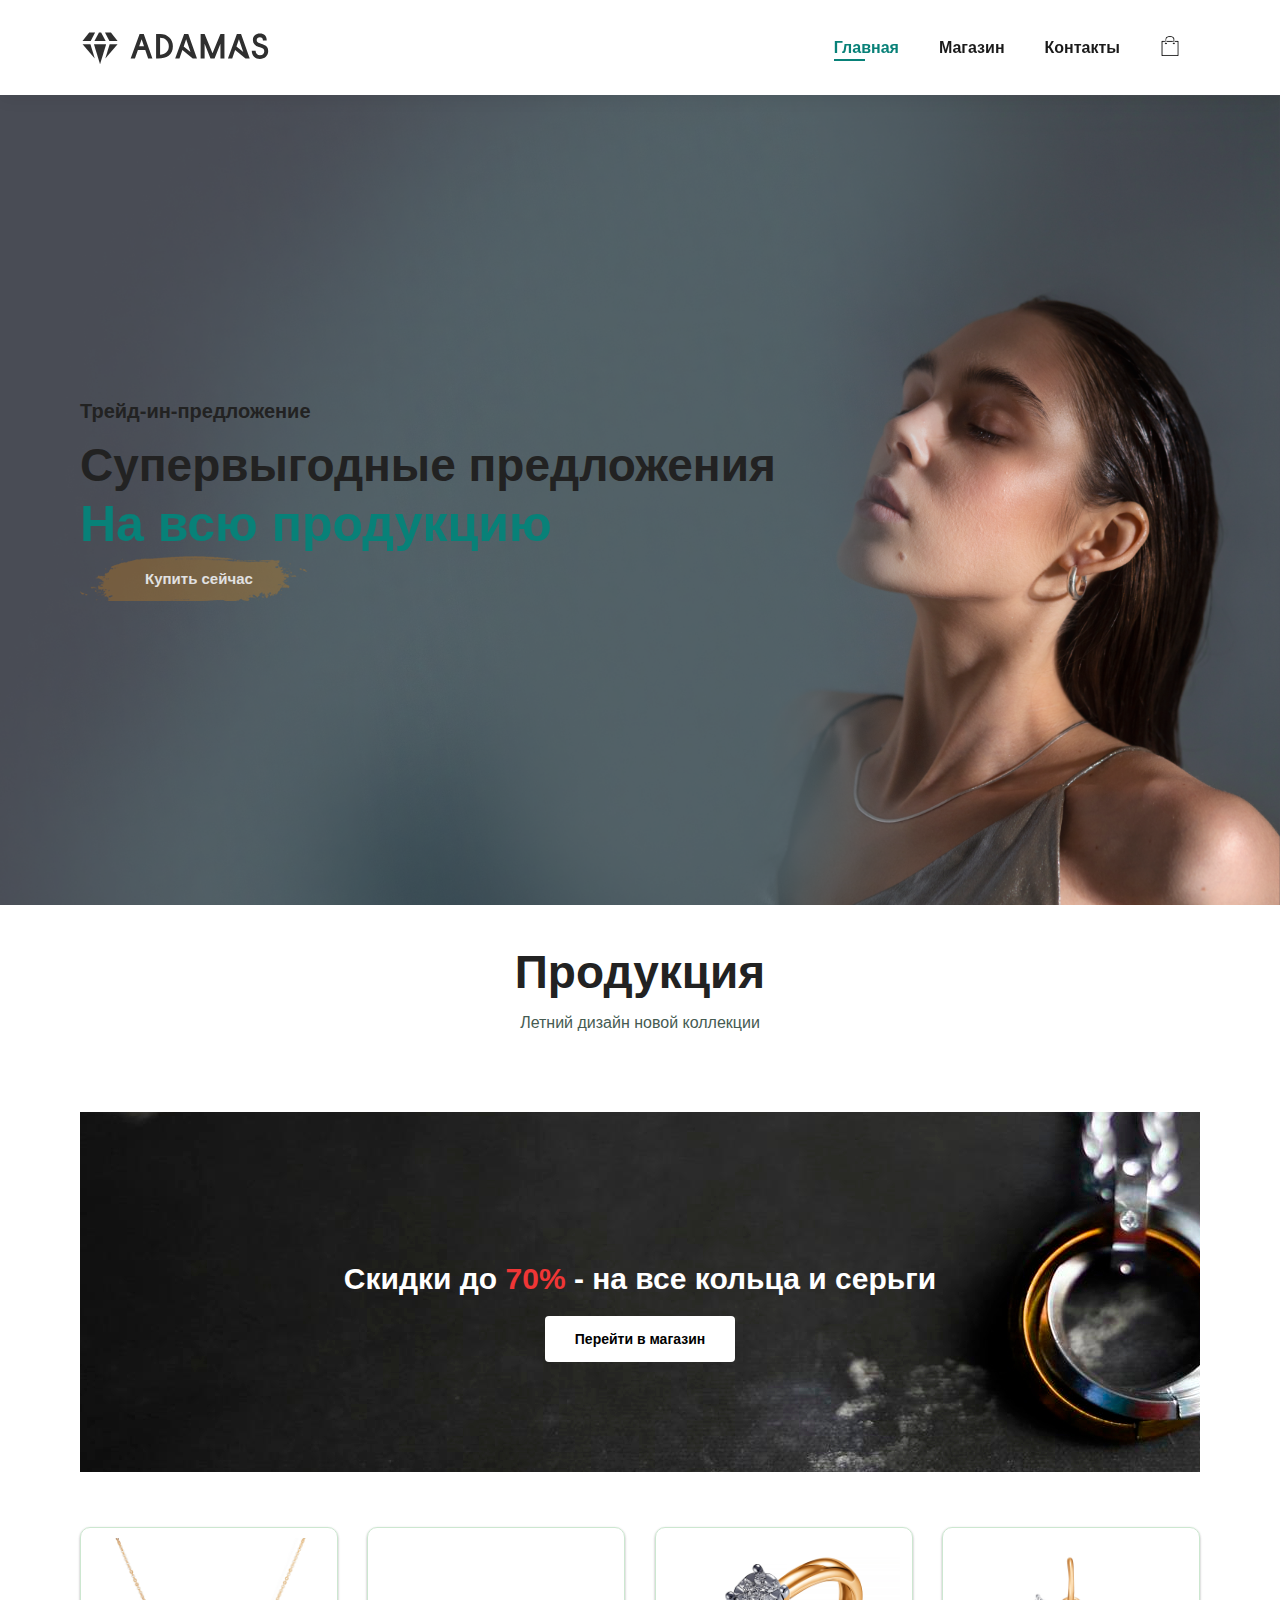
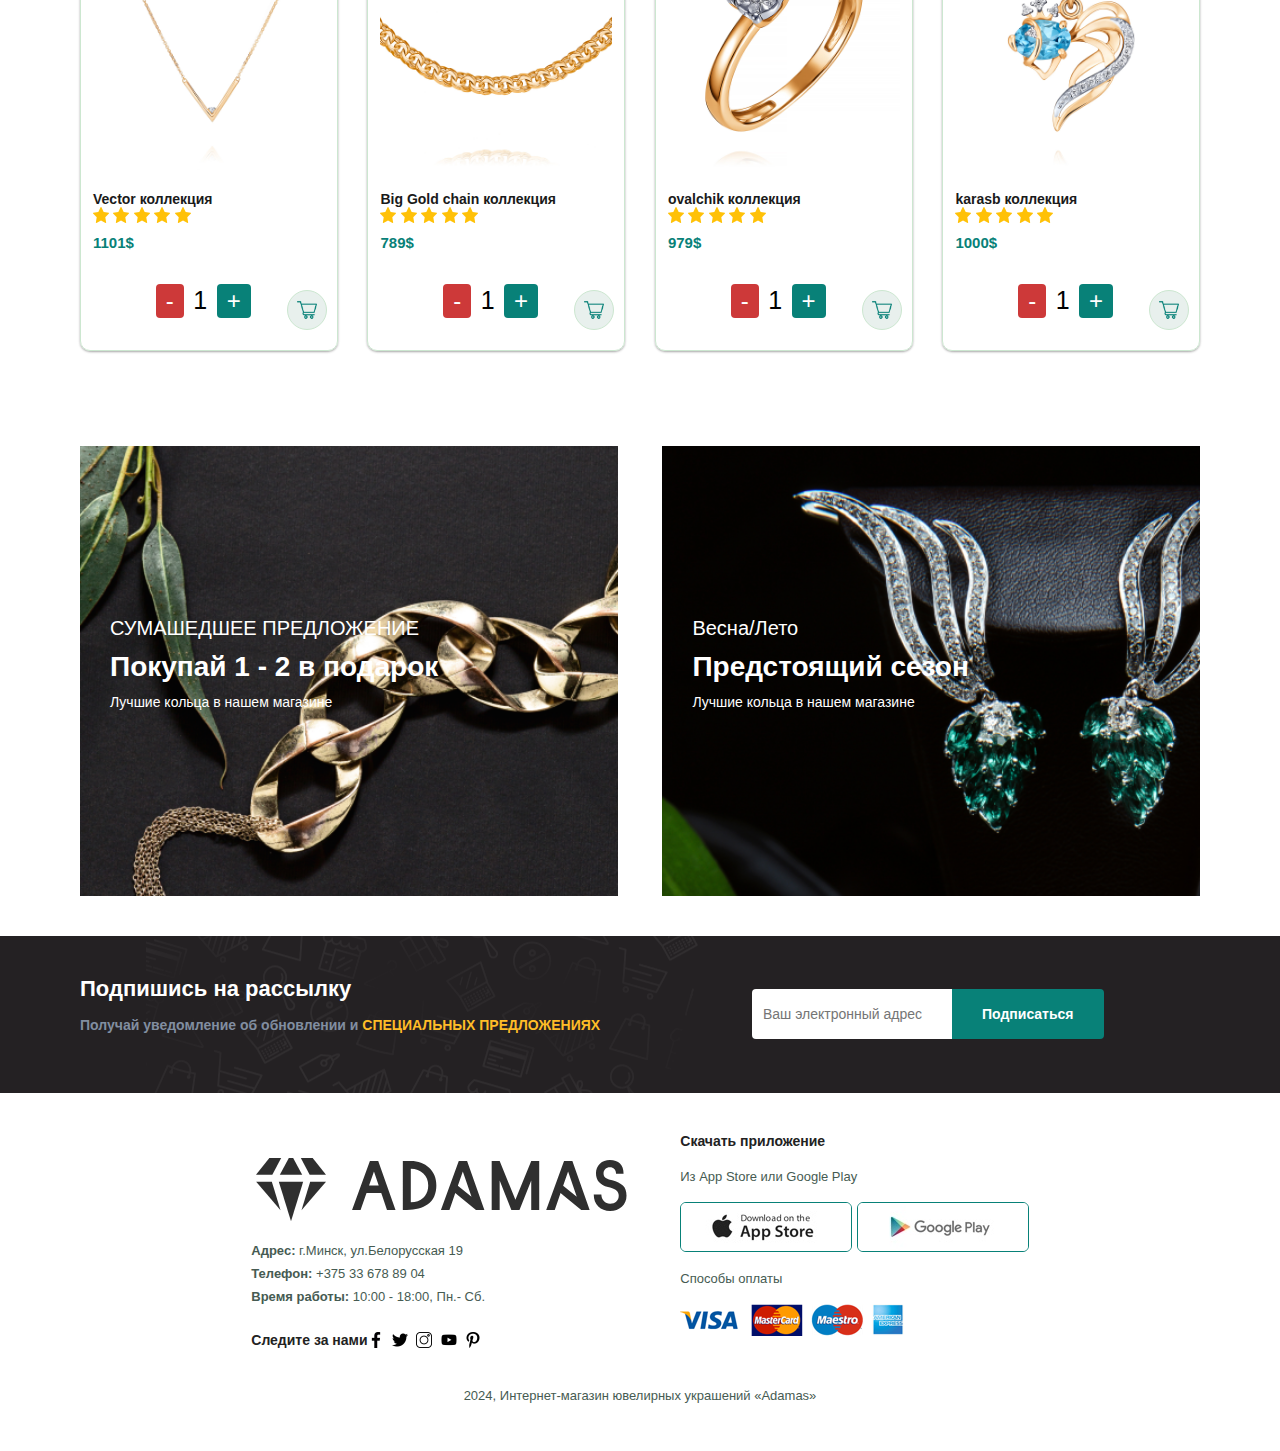
<file: index.html>
<!DOCTYPE html>
<html lang="en">
    <head>
        <meta charset="UTF-8" />
        <!-- Иконки с разными размерами -->
        <link rel="apple-touch-icon" sizes="180x180" href="./favicon/apple-touch-icon.png" />
        <link rel="icon" type="image/png" sizes="32x32" href="./favicon/favicon-32x32.png" />
        <link rel="icon" type="image/png" sizes="16x16" href="./favicon/favicon-16x16.png" />
         <!-- Иконка возле названия заголовочного файла -->
        <link rel="manifest" href="./favicon/site.webmanifest" alt="logo"/>
        <!-- определяет цвет, который будет использоваться в качестве фона для плитки приложения в Windows -->
        <meta name="msapplication-TileColor" content="#da532c" />
        <!--  Этот тег определяет цвет темы для мобильных браузеров -->
        <meta name="theme-color" content="#ffffff" />
        <!--  Этот тег определяет параметры просмотра страницы на мобильных устройствах. Он указывает браузеру, чтобы ширина страницы соответствовала ширине устройства, а начальное увеличение (масштаб) было установлено на 1.0, что обеспечивает правильное отображение контента на мобильных устройствах без масштабирования -->
        <meta name="viewport" content="width=device-width, initial-scale=1.0" />
        <title>Интернет-магазин ювелирных украшений «Adamas» — Главная</title>
        <link rel="stylesheet" href="css/index.css">
    </head>
    <body>
        <section id="header">
            <a href="index.html"><img id="logo" src="img/logo.svg" alt="logotip" /></a>
            <div>
                <ul id="navbar">
                    <li><a href="index.html" class="active">Главная</a></li>
                    <li><a href="shop.html">Магазин</a></li>

                    <li><a href="contact.html">Контакты</a></li>
                    <li id="bag-og">
                        <a href="cart.html"><img class="bag-icon" src="img/icons/shopping-bag.png" alt="cart" /></a>
                    </li>
                    <img id="close" class="close-icon" src="img/icons/x.png" alt="close-icon" />
                </ul>
            </div>
            <div id="mobile">
                <a href="cart.html"><img class="bag-icon" src="img/icons/shopping-bag.png" alt="bag-icon"/></a>
                <img id="bar" class="menu-icon" src="img/icons/bars.png" alt="menu-icon"/>
            </div>
        </section>
        <!-- Начало сайта -->
        <section id="hero">
            <h4>Трейд-ин-предложение</h4>
            <h2>Супервыгодные предложения</h2>
            <h1>На всю продукцию</h1>
            <a href="shop.html"><button>Купить сейчас</button></a>
        </section>

        <section id="product1" class="section-p1">
            <!-- 4 продукта -->
            <h2>Продукция</h2>
            <p>Летний дизайн новой коллекции</p>
            <div class="pro-container">
                <!--------------------------------------------------------------------------------------------------------------------->
                <!-- скидка -->
                <div id="banner" class="section-m1">
                    <h4></h4>
                    <h2>Скидки до <span>70%</span> - на все кольца и серьги</h2>
                    <a href="shop.html"><button class="normal">Перейти в магазин</button></a>
                </div>
                <div class="pro">
                    <img class="producto" src="img/shop/product26.jpg" alt="product"/>
                    <div class="des">
                        <h5>Vector коллекция</h5>
                        <div class="star">
                            <img class="star-icon" src="img/icons/star.png" alt="star" />
                            <img class="star-icon" src="img/icons/star.png" alt="star"/>
                            <img class="star-icon" src="img/icons/star.png" alt="star"/>
                            <img class="star-icon" src="img/icons/star.png" alt="star"/>
                            <img class="star-icon" src="img/icons/star.png" alt="star"/>
                        </div>
                        <h4>1101&#36;</h4>
                    </div>
                    <div class="container-fluid col-md-12 text-center">
                        <br>
                        <table width="100%" class="table table-bordered table-hover">
                            <tr class="item">
                                <td class="quantity">
                                    <button class="decrement btn btn-primary-lft">-</button>
                                    <button class="count btn btn-default">1</button>
                                    <button class="increment btn btn-primary-rght">+</button>
                                </td>
                                <td>
                                    <button class="add_item btn btn-success"
                                            data-id="12"
                                            data-title="Подвеска с золотистым покрытием"
                                            data-price="1101"
                                    ><div class="cart-icon-container">
                                        <a href="#"><img class="cart-icon" src="img/icons/cart.png" alt="cart-icon" /></a>
                                    </div></button>
                                </td>
                            </tr>
                        </table>
                        <br>
                        <p style="display: none;"><button style="display: none;" id="checkout" class="btn btn-info">Оформить заказ</button></p>
            
                        <div style="display: none;" class="container-fluid col-md-12 text-center" id="cart_content"></div>
                    </div>
                </div>
                <div class="pro">
                    <img class="producto" src="img/shop/product10.jpg" alt="product"/>
                    <div class="des">
                        <h5>Big Gold chain коллекция</h5>
                        <div class="star">
                            <img class="star-icon" src="img/icons/star.png" alt="star" />
                            <img class="star-icon" src="img/icons/star.png" alt="star"/>
                            <img class="star-icon" src="img/icons/star.png" alt="star"/>
                            <img class="star-icon" src="img/icons/star.png" alt="star"/>
                            <img class="star-icon" src="img/icons/star.png" alt="star"/>
                        </div>
                        <h4>789&#36;</h4>
                    </div>
                    <div class="container-fluid col-md-12 text-center">
                        <br>
                        <table width="100%" class="table table-bordered table-hover">
                            <tr class="item">
                                <td class="quantity">
                                    <button class="decrement btn btn-primary-lft">-</button>
                                    <button class="count btn btn-default">1</button>
                                    <button class="increment btn btn-primary-rght">+</button>
                                </td>
                                <td>
                                    <button class="add_item btn btn-success"
                                            data-id="12"
                                            data-title="Ожерелье с особым плетением"
                                            data-price="789"
                                    ><div class="cart-icon-container">
                                        <a href="#"><img class="cart-icon" src="img/icons/cart.png" alt="cart-icon" /></a>
                                    </div></button>
                                </td>
                            </tr>
                        </table>
                        <br>
                        <p style="display: none;"><button style="display: none;" id="checkout" class="btn btn-info">Оформить заказ</button></p>
            
                        <div style="display: none;" class="container-fluid col-md-12 text-center" id="cart_content"></div>
                    </div>
                </div>
                <div class="pro">
                    <img class="producto" src="img/shop/product2.jpg" alt="product"/>
                    <div class="des">
                        <h5>ovalchik коллекция</h5>
                        <div class="star">
                            <img class="star-icon" src="img/icons/star.png" alt="star" />
                            <img class="star-icon" src="img/icons/star.png" alt="star"/>
                            <img class="star-icon" src="img/icons/star.png" alt="star"/>
                            <img class="star-icon" src="img/icons/star.png" alt="star"/>
                            <img class="star-icon" src="img/icons/star.png" alt="star"/>
                        </div>
                        <h4>979&#36;</h4>
                    </div>
                    <div class="container-fluid col-md-12 text-center">
                        <br>
                        <table width="100%" class="table table-bordered table-hover">
                            <tr class="item">
                                <td class="quantity">
                                    <button class="decrement btn btn-primary-lft">-</button>
                                    <button class="count btn btn-default">1</button>
                                    <button class="increment btn btn-primary-rght">+</button>
                                </td>
                                <td>
                                    <button class="add_item btn btn-success"
                                            data-id="12"
                                            data-title="Обручальное кольцо с алмазом"
                                            data-price="979"
                                    ><div class="cart-icon-container">
                                        <a href="#"><img class="cart-icon" src="img/icons/cart.png" alt="cart-icon" /></a>
                                    </div></button>
                                </td>
                            </tr>
                        </table>
                        <br>
                        <p style="display: none;"><button style="display: none;" id="checkout" class="btn btn-info">Оформить заказ</button></p>
            
                        <div style="display: none;" class="container-fluid col-md-12 text-center" id="cart_content"></div>
                    </div>
                </div>
                <div class="pro">
                    <img class="producto" src="img/shop/product24.jpg" alt="product"/>
                    <div class="des">
                        <h5>karasb коллекция</h5>
                        <div class="star">
                            <img class="star-icon" src="img/icons/star.png" alt="star" />
                            <img class="star-icon" src="img/icons/star.png" alt="star"/>
                            <img class="star-icon" src="img/icons/star.png" alt="star"/>
                            <img class="star-icon" src="img/icons/star.png" alt="star"/>
                            <img class="star-icon" src="img/icons/star.png" alt="star"/>
                        </div>
                        <h4>1000&#36;</h4>
                    </div>
                    <div class="container-fluid col-md-12 text-center">
                        <br>
                        <table width="100%" class="table table-bordered table-hover">
                            <tr class="item">
                                <td class="quantity">
                                    <button class="decrement btn btn-primary-lft">-</button>
                                    <button class="count btn btn-default">1</button>
                                    <button class="increment btn btn-primary-rght">+</button>
                                </td>
                                <td>
                                    <button class="add_item btn btn-success"
                                            data-id="12"
                                            data-title="Серьга золотая рыбка с голубым сапфиром и бриллиантами"
                                            data-price="1000"
                                    ><div class="cart-icon-container">
                                        <a href="#"><img class="cart-icon" src="img/icons/cart.png" alt="cart-icon" /></a>
                                    </div></button>
                                </td>
                            </tr>
                        </table>
                        <br>
                        <p style="display: none;"><button style="display: none;" id="checkout" class="btn btn-info">Оформить заказ</button></p>
            
                        <div style="display: none;" class="container-fluid col-md-12 text-center" id="cart_content"></div>
                    </div>
                </div>
            </div>
            <!---------------------------------------------------------------------------------------->
        </section>
        <!-- скидка -->
        <section id="sm-banner" class="section-p1">
            <div class="banner-box">
                <h4>СУМАШЕДШЕЕ ПРЕДЛОЖЕНИЕ</h4>
                <h2>Покупай 1 - 2 в подарок</h2>
                <span>Лучшие кольца в нашем магазине</span>
            </div>
            <!-- скидка2 -->
            <div class="banner-box banner-box2">
                <h4>Весна/Лето</h4>
                <h2>Предстоящий сезон</h2>
                <span>Лучшие кольца в нашем магазине</span>
            </div>
        </section>

        <section id="newsletter" class="section-p1">
            <div class="newstext">
                <!-- рассылка -->
                <h4>Подпишись на рассылку</h4>
                <p>Получай уведомление об обновлении и <span>СПЕЦИАЛЬНЫХ ПРЕДЛОЖЕНИЯХ</span></p>
            </div>
            <div class="form">
                <form class="follow form" action="mail.php" id="myForm" name="myForm">
                    <input required type="text" name="mail" title="Пример ввода '...@gmail.com'" pattern="^[a-z]+@+(gmail|mail|yandex)\.(com|.ru|.by)" placeholder="Ваш электронный адрес" />
                    <button type="submit" class="normal formBtn">Подписаться</button>
                </form>
            </div>
               <!-- Модальное окно -->
            <div id="myModal" class="modal">
                <div class="modal-content">
                  <span class="close">&times;</span>
                  <p>Теперь вы подписаны на рассылку!</p>
                </div>
            </div>
        </section>



        <footer class="section-p1">
            <!-- где находится магазин -->
            <div class="col">
                <img src="img/logo.svg" alt="" />
                <p><strong>Адрес:</strong> г.Минск, ул.Белорусская 19</p>
                <p><strong>Телефон:</strong> +375 33 678 89 04</p>
                <p><strong>Время работы:</strong> 10:00 - 18:00, Пн.- Сб.</p>
                <div class="follow">
                    <h4>Следите за нами</h4>
                    <div class="icon">
                        <a href="https://www.facebook.com/index.php/"><img class="footer-icon" src="img/icons/facebook.png" alt="facebook" /></a>
                        <a href="https://twitter.com/"><img class="footer-icon" src="img/icons/twitter.png" alt="twitter"/></a>
                        <a href="https://www.instagram.com/"><img class="footer-icon" src="img/icons/instagram.png" alt="instagram"/></a>
                        <a href="https://www.youtube.com/"><img class="footer-icon" src="img/icons/youtube.png" alt="youtube"/></a>
                        <a href="https://www.pinterest.com/"><img class="footer-icon" src="img/icons/pinterest.png" alt="pinterest"/></a>
                    </div>
                </div>
            </div>
            <!-- о компании -->
            <!-- где скачать приложение -->
            <div class="col install">
                <h4>Скачать приложение</h4>
                <p>Из App Store или Google Play</p>
                <div class="row">
                    <a href="https://www.apple.com/lae/"><img src="img/pay/app.jpg" alt="app" /></a>
                    <a href="https://play.google.com/store/apps/details?id=ru.adamas.assistent"><img src="img/pay/play.jpg" alt="play" /></a>

                </div>
                <!-- конец -->
                <!-- Карты доступные для оплаты -->
                <p>Способы оплаты</p>
                <img src="img/pay/pay.png" alt="pay" />
            </div>
            <!-- конец -->
            <!-- значок оффициал -->
            <div class="copyright">
                <p>2024, Интернет-магазин ювелирных украшений «Adamas»</p>
            </div>
        </footer>

        <script src="script.js"></script>
        <script src="basket.js"></script>
        <script src="form.js"></script>
        <script src="AJAXmail.js"></script>
        <script src="https://ajax.googleapis.com/ajax/libs/jquery/3.7.1/jquery.min.js" defer></script>

    </body>
</html>
</file>
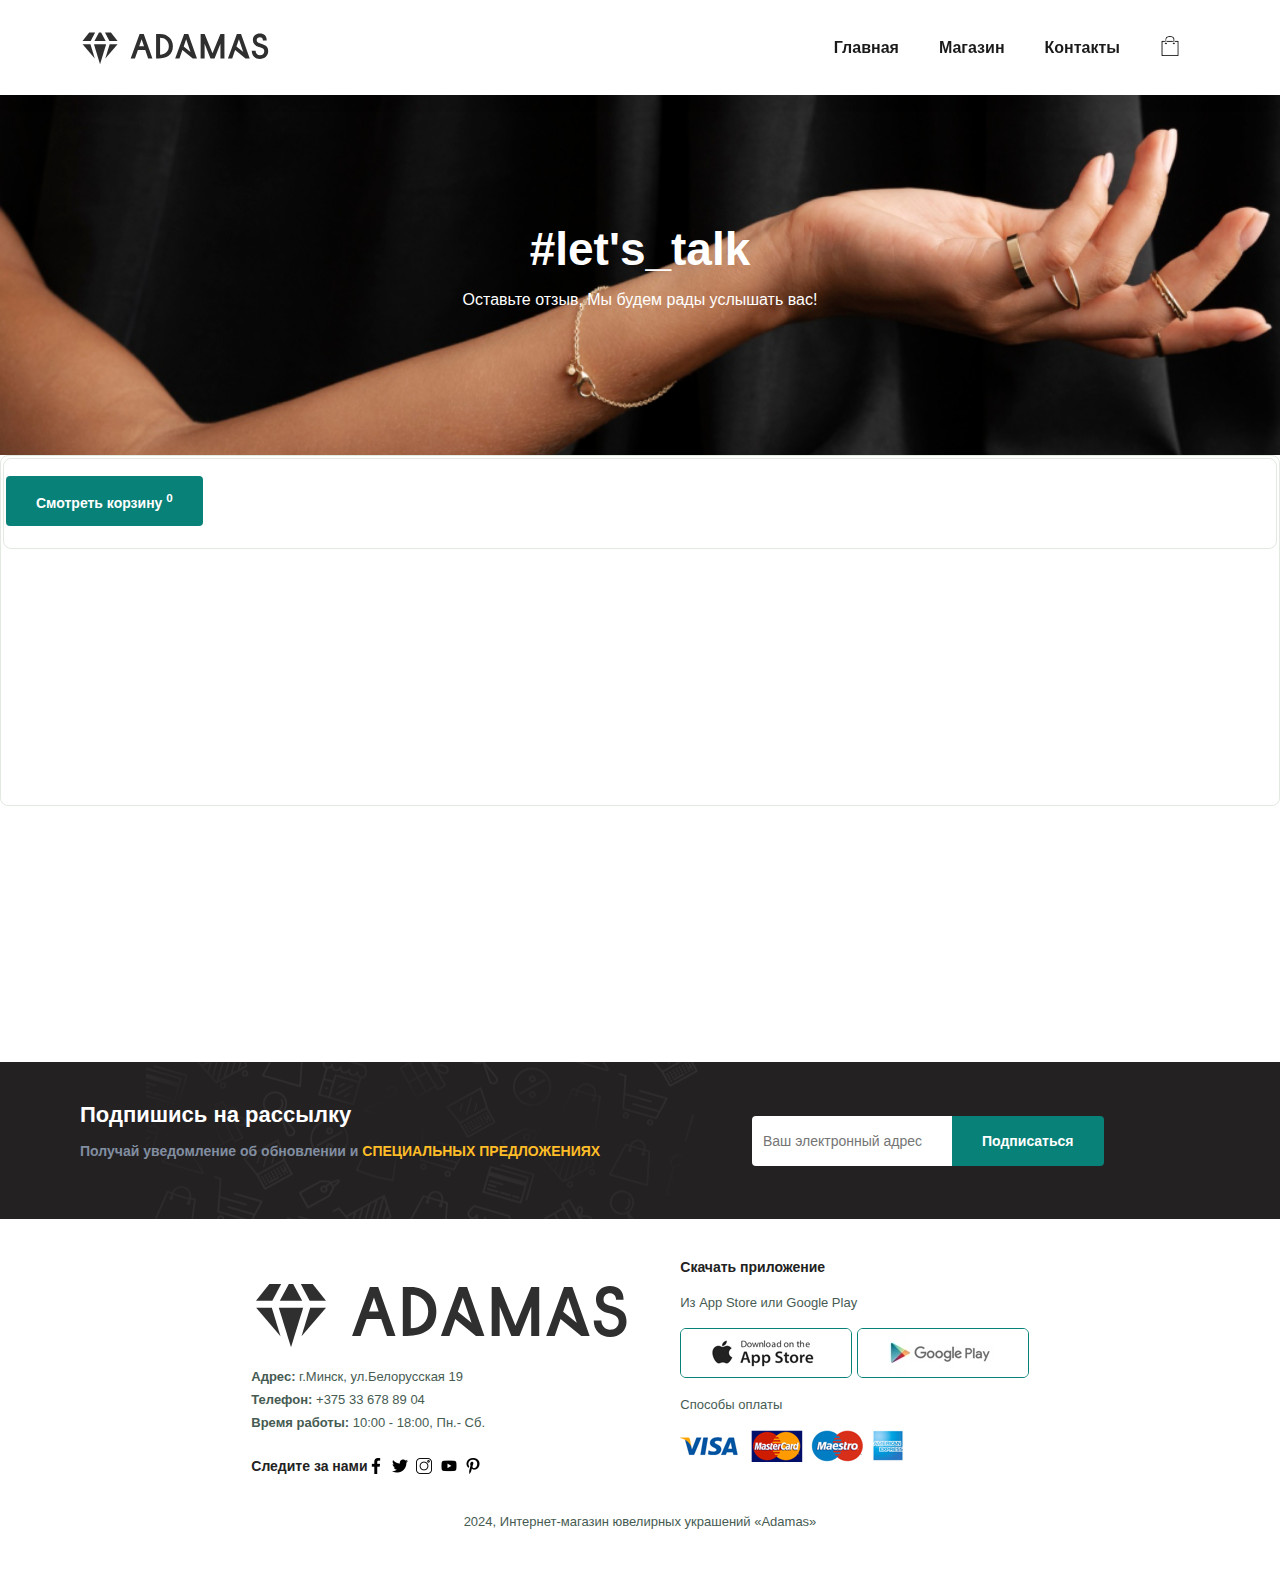
<file: cart.html>
<!DOCTYPE html>
<html lang="en">
    <head>
        <meta charset="UTF-8" />
        <link rel="apple-touch-icon" sizes="180x180" href="./favicon/apple-touch-icon.png" />
        <link rel="icon" type="image/png" sizes="32x32" href="./favicon/favicon-32x32.png" />
        <link rel="icon" type="image/png" sizes="16x16" href="./favicon/favicon-16x16.png" />
        <link rel="manifest" href="./favicon/site.webmanifest" />
        <meta name="msapplication-TileColor" content="#da532c" />
        <meta name="theme-color" content="#ffffff" />
        <meta name="viewport" content="width=device-width, initial-scale=1.0" />
        <title>Интернет-магазин ювелирных украшений «Adamas» — Корзина</title>
        <!-- значения для всех -->
        <link rel="stylesheet" href="css/index.css">
        <link rel="stylesheet" href="styles/contact/contact.css" />
        <link rel="stylesheet" href="styles/cart/cart.css" />
    </head>
    <body>
        <section id="header">
            <a href="index.html"><img id="logo" src="img/logo.svg" alt="logotip"/></a>
            <div>
                <!-- нав меню -->
                <ul id="navbar">
                    <li><a href="index.html">Главная</a></li>
                    <li><a href="shop.html">Магазин</a></li>

                    <li><a href="contact.html">Контакты</a></li>
                    <li id="bag-og">
                        <a href="cart.html"><img class="bag-icon" src="img/icons/shopping-bag.png" alt="cart" /></a>
                    </li>
                    <img id="close" class="close-icon" src="img/icons/x.png" alt="close-icon"/>
                </ul>
            </div>
            <!-- для мобильной версии -->
            <div id="mobile">
                <a href="cart.html"><img class="bag-icon" src="img/icons/shopping-bag.png" alt="cart" /></a>
                <img id="bar" class="menu-icon" src="img/icons/bars.png" alt="menu-icon" />
            </div>
        </section>
        <section id="page-header">
            <!-- начало сайта -->
            <h2>#let's_talk</h2>
            <p>Оставьте отзыв, Мы будем рады услышать вас!</p>
        </section>
        <section id="cart" class="section-p1 basket">
            <!-- --------------------------------------------------------------------Корзина -->
            <table width="100%">
                <tbody>
                    <div class="container">

                        <div class="container-fluid col-md-12 text-center basket">
                                <p><button id="checkout" class="btn btn-info">Оформить заказ</button></p>
                
                            <div class="container-fluid col-md-12 text-center" id="cart_content"></div>
                        </div>
                    </div>
                    <!-- продукты в корзине -->
                </tbody>
            </table>
        </section>
        
        <!-- --------------------------------------------------------------------Конец Корзины------------------------------ -->
        <!-- рассылка -->
        <section id="newsletter" class="section-p1">
            <div class="newstext">
                <!-- рассылка -->
                <h4>Подпишись на рассылку</h4>
                <p>Получай уведомление об обновлении и <span>СПЕЦИАЛЬНЫХ ПРЕДЛОЖЕНИЯХ</span></p>
            </div>
            <div class="form">
                <form class="follow myForm" action="mail.php" id="myForm" name="myForm">
                    <input required type="text" name="email" title="Пример ввода '...@gmail.com'" pattern="^[a-z]+@+(gmail|mail|yandex)\.(com|.ru|.by)" placeholder="Ваш электронный адрес" />
                    <button type="submit" class="normal formBtn">Подписаться</button>
                </form>
            </div>
               <!-- Модальное окно -->
            <div id="myModal" class="modal">
                <div class="modal-content">
                  <span class="close">&times;</span>
                  <p>Теперь вы подписаны на рассылку!</p>
                </div>
            </div>
        </section>
        <footer class="section-p1">
            <!-- где находится магазин -->
            <div class="col">
                <img src="img/logo.svg" alt="" />
                <p><strong>Адрес:</strong> г.Минск, ул.Белорусская 19</p>
                <p><strong>Телефон:</strong> +375 33 678 89 04</p>
                <p><strong>Время работы:</strong> 10:00 - 18:00, Пн.- Сб.</p>
                <div class="follow">
                    <h4>Следите за нами</h4>
                    <div class="icon">
                        <a href="https://www.facebook.com/index.php/"><img class="footer-icon" src="img/icons/facebook.png" alt="facebook" /></a>
                        <a href="https://twitter.com/"><img class="footer-icon" src="img/icons/twitter.png" alt="twitter"/></a>
                        <a href="https://www.instagram.com/"><img class="footer-icon" src="img/icons/instagram.png" alt="instagram"/></a>
                        <a href="https://www.youtube.com/"><img class="footer-icon" src="img/icons/youtube.png" alt="youtube"/></a>
                        <a href="https://www.pinterest.com/"><img class="footer-icon" src="img/icons/pinterest.png" alt="pinterest"/></a>
                    </div>
                </div>
            </div>
            <!-- о компании -->
            <!-- где скачать приложение -->
            <div class="col install">
                <h4>Скачать приложение</h4>
                <p>Из App Store или Google Play</p>
                <div class="row">
                    <a href="https://www.apple.com/lae/"><img src="img/pay/app.jpg" alt="app" /></a>
                    <a href="https://play.google.com/store/apps/details?id=ru.adamas.assistent"><img src="img/pay/play.jpg" alt="play" /></a>

                </div>
                <!-- конец -->
                <!-- Карты доступные для оплаты -->
                <p>Способы оплаты</p>
                <img src="img/pay/pay.png" alt="pay" />
            </div>
            <!-- конец -->
            <!-- значок оффициал -->
            <div class="copyright">
                <p>2024, Интернет-магазин ювелирных украшений «Adamas»</p>
            </div>
        </footer>
        
        <script src="script.js"></script>
        <script src="form.js"></script>
        <script src="basket.js"></script>
        <script src="AJAXmail.js"></script>
        <script src="https://ajax.googleapis.com/ajax/libs/jquery/3.7.1/jquery.min.js" defer></script>
    </body>
</html>
</file>
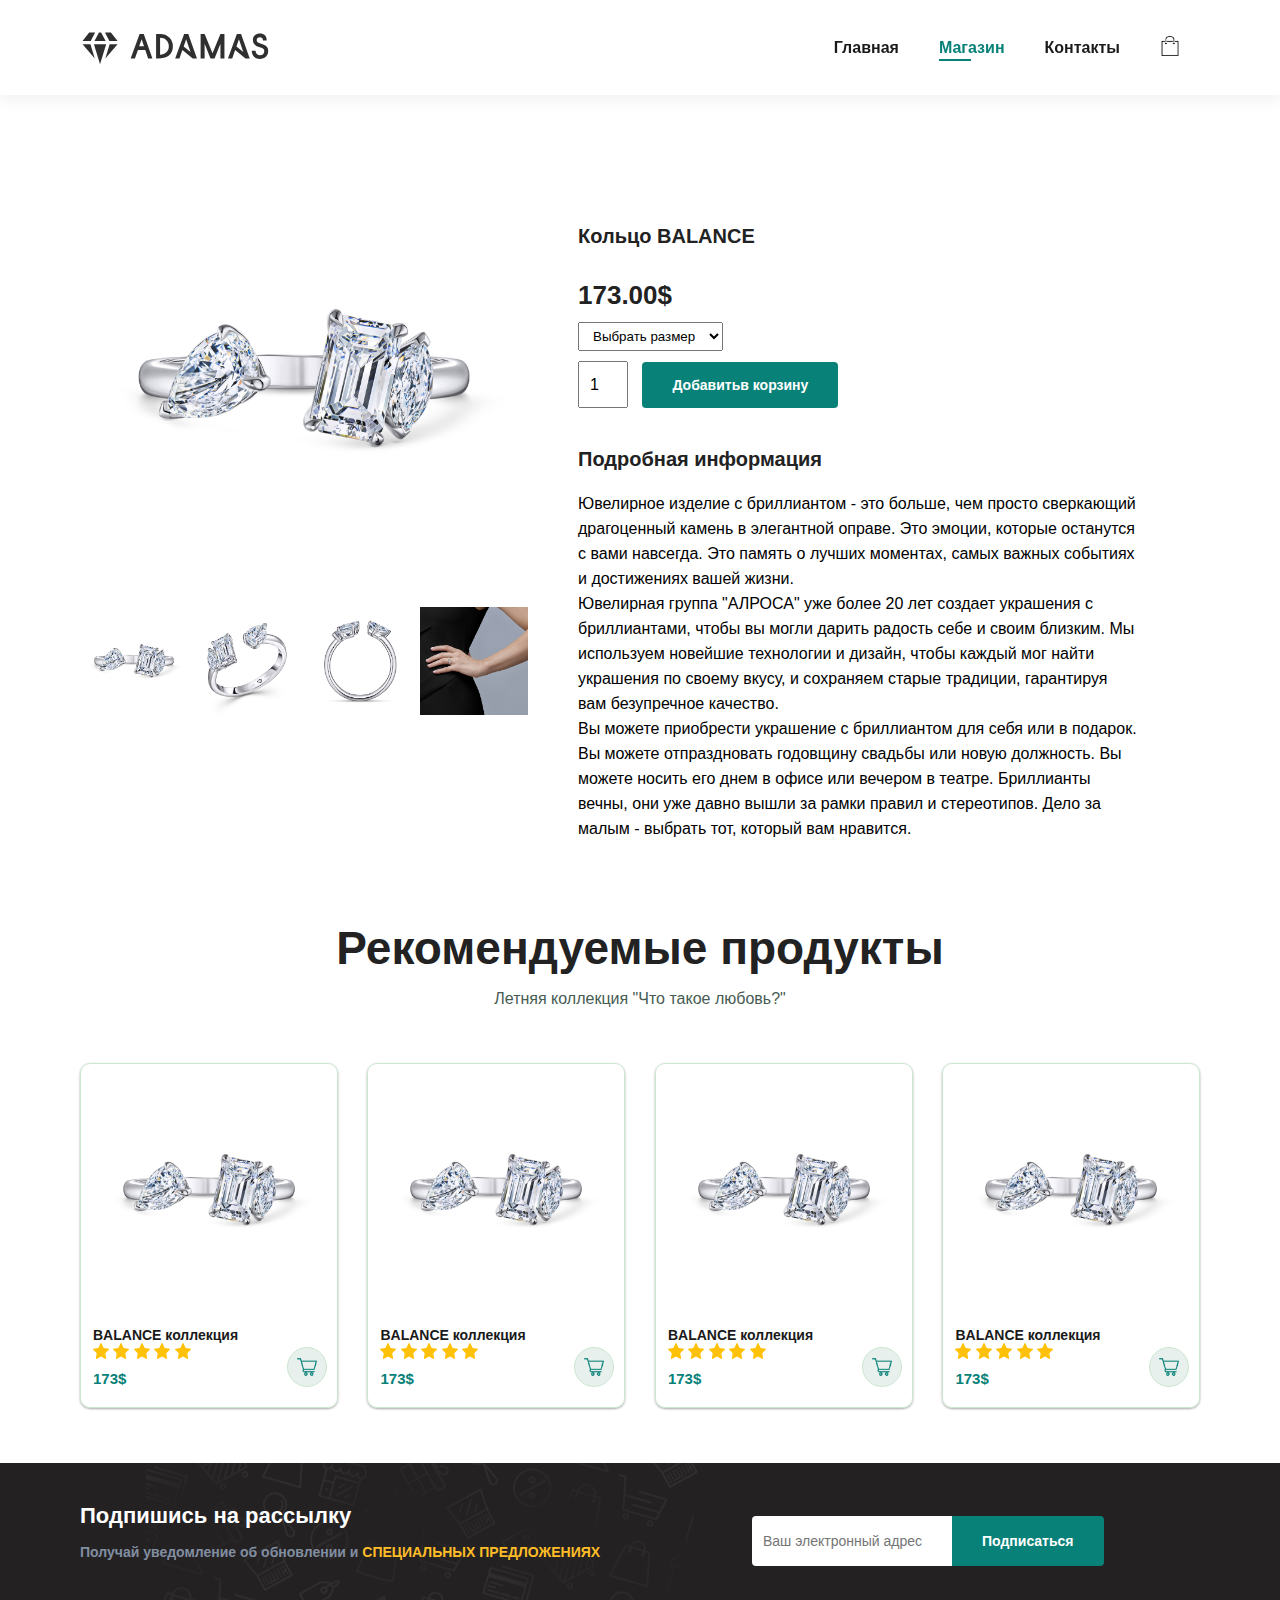
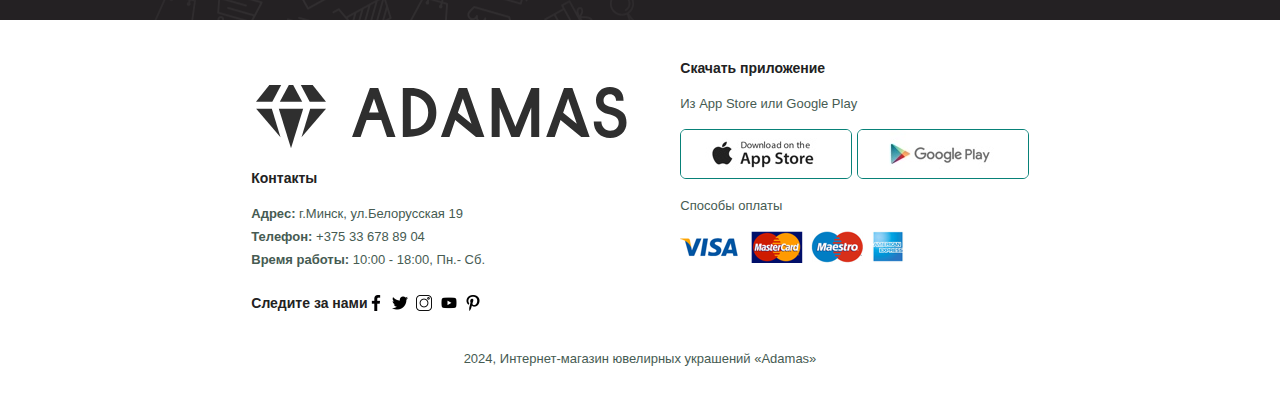
<file: sproduct.html>
<!DOCTYPE html>
<html lang="en">
    <head>
        <meta charset="UTF-8" />
        <link rel="apple-touch-icon" sizes="180x180" href="./favicon/apple-touch-icon.png" />
        <link rel="icon" type="image/png" sizes="32x32" href="./favicon/favicon-32x32.png" />
        <link rel="icon" type="image/png" sizes="16x16" href="./favicon/favicon-16x16.png" />
        <link rel="manifest" href="./favicon/site.webmanifest" />
        <meta name="msapplication-TileColor" content="#da532c" />
        <meta name="theme-color" content="#ffffff" />
        <meta name="viewport" content="width=device-width, initial-scale=1.0" />
        <title>Интернет-магазин ювелирных украшений «Adamas» — Товар</title>
        <!-- общие занчения -->
        <link rel="stylesheet" href="css/index.css">
    </head>

    <body>
        <section id="header">
            <a href="index.html"><img id="logo" src="img/logo.svg" /></a>
            <div>
                <!-- нав меню -->
                <ul id="navbar">
                    <li><a href="index.html">Главная</a></li>
                    <li><a href="shop.html" class="active">Магазин</a></li>

                    <li><a href="contact.html">Контакты</a></li>
                    <li id="bag-og">
                        <a href="cart.html"><img class="bag-icon" src="img/icons/shopping-bag.png" /></a>
                    </li>
                    <img id="close" class="close-icon" src="img/icons/x.png" />
                </ul>
            </div>
            <!-- для мобильной версии -->
            <div id="mobile">
                <a href="cart.html"><img class="bag-icon" src="img/icons/shopping-bag.png" /></a>
                <img id="bar" class="menu-icon" src="img/icons/bars.png" />
            </div>
        </section>
        <section id="prodetails" class="section-p1">
            <div class="single-pro-image">
                <img src="img/products/f1.jpg" width="100%" id="MainImg" />
                <div class="small-img-group">
                    <div class="small-img-col">
                        <img src="img/products/f1.jpg" width="100%" class="small-img" />
                    </div>
                    <div class="small-img-col">
                        <img src="img/products/f2.jpg" width="100%" class="small-img" />
                    </div>
                    <div class="small-img-col">
                        <img src="img/products/f3.jpg" width="100%" class="small-img" />
                    </div>
                    <div class="small-img-col">
                        <img src="img/products/f4.jpg" width="100%" class="small-img" />
                    </div>
                </div>
            </div>
            <div class="single-pro-details">
                <!-- название дизайнерского кольца -->
                <h4>Кольцо BALANCE</h4>
                <!-- цена -->
                <h2>173.00$</h2>
                <select>
                    <!-- размеры -->
                    <option>Выбрать размер</option>
                    <option>16.0</option>
                    <option>16.5</option>
                    <option>17.0</option>
                    <option>17.5</option>
                </select>
                <input type="number" value="1" />
                <!-- Добавить в корзину -->
                <button class="normal">Добавитьв корзину</button>
                <!-- Описание продукта -->
                <h4>Подробная информация</h4>
                <span>Ювелирное изделие с бриллиантом - это больше, чем просто сверкающий драгоценный камень в элегантной оправе. Это эмоции, которые останутся с вами навсегда. Это память о лучших моментах, самых важных событиях и достижениях вашей жизни. <br>

                    Ювелирная группа "АЛРОСА" уже более 20 лет создает украшения с бриллиантами, чтобы вы могли дарить радость себе и своим близким. Мы используем новейшие технологии и дизайн, чтобы каждый мог найти украшения по своему вкусу, и сохраняем старые традиции, гарантируя вам безупречное качество. <br>
                    
                    Вы можете приобрести украшение с бриллиантом для себя или в подарок. Вы можете отпраздновать годовщину свадьбы или новую должность. Вы можете носить его днем в офисе или вечером в театре. Бриллианты вечны, они уже давно вышли за рамки правил и стереотипов. Дело за малым - выбрать тот, который вам нравится.</span
                >
            </div>
        </section>
        <!-- Летняя продукция после одного продукта -->
        <section id="product1" class="section-p1">
            <h2>Рекомендуемые продукты</h2>
            <p>Летняя коллекция "Что такое любовь?"</p>
            <div class="pro-container">
                <div class="pro" onclick="window.location.href='sproduct.html';">
                    <img class="producto" src="img/products/f1.png" alt="product" />
                    <div class="des">
                        <h5>BALANCE коллекция</h5>
                        <div class="star">
                            <img class="star-icon" src="img/icons/star.png" alt="star" />
                            <img class="star-icon" src="img/icons/star.png" alt="star"/>
                            <img class="star-icon" src="img/icons/star.png" alt="star"/>
                            <img class="star-icon" src="img/icons/star.png" alt="star"/>
                            <img class="star-icon" src="img/icons/star.png" alt="star"/>
                        </div>
                        <h4>173$</h4>
                    </div>
                    <div class="cart-icon-container">
                        <a href="#"><img class="cart-icon" src="img/icons/cart.png" aly="cart-icon" /></a>
                    </div>
                </div>
                <div class="pro" onclick="window.location.href='sproduct.html';">
                    <img class="producto" src="img/products/f1.png"  alt="product"/>
                    <div class="des">
                        <h5>BALANCE коллекция</h5>
                        <div class="star">
                            <img class="star-icon" src="img/icons/star.png" alt="star" />
                            <img class="star-icon" src="img/icons/star.png" alt="star"/>
                            <img class="star-icon" src="img/icons/star.png" alt="star"/>
                            <img class="star-icon" src="img/icons/star.png" alt="star"/>
                            <img class="star-icon" src="img/icons/star.png" alt="star"/>
                        </div>
                        <h4>173$</h4>
                    </div>
                    <div class="cart-icon-container">
                        <a href="#"><img class="cart-icon" src="img/icons/cart.png" alt="cart-icon"/></a>
                    </div>
                </div>
                <div class="pro" onclick="window.location.href='sproduct.html';">
                    <img class="producto" src="img/products/f1.png" alt="product" />
                    <div class="des">
                        <h5>BALANCE коллекция</h5>
                        <div class="star">
                            <img class="star-icon" src="img/icons/star.png" alt="star" />
                            <img class="star-icon" src="img/icons/star.png" alt="star"/>
                            <img class="star-icon" src="img/icons/star.png" alt="star"/>
                            <img class="star-icon" src="img/icons/star.png" alt="star"/>
                            <img class="star-icon" src="img/icons/star.png" alt="star"/>
                        </div>
                        <h4>173$</h4>
                    </div>
                    <div class="cart-icon-container">
                        <a href="#"><img class="cart-icon" src="img/icons/cart.png" alt="cart-icon" /></a>
                    </div>
                </div>
                <div class="pro" onclick="window.location.href='sproduct.html';">
                    <img class="producto" src="img/products/f1.png" alt="product"/>
                    <div class="des">
                        <h5>BALANCE коллекция</h5>
                        <div class="star">
                            <img class="star-icon" src="img/icons/star.png" alt="star" />
                            <img class="star-icon" src="img/icons/star.png" alt="star"/>
                            <img class="star-icon" src="img/icons/star.png" alt="star"/>
                            <img class="star-icon" src="img/icons/star.png" alt="star"/>
                            <img class="star-icon" src="img/icons/star.png" alt="star"/>
                        </div>
                        <h4>173$</h4>
                    </div>
                    <div class="cart-icon-container">
                        <a href="#"><img class="cart-icon" src="img/icons/cart.png" alt="cart-icon"/></a>
                    </div>
                </div>
            </div>
        </section>
        <!-- ------------------------------------------------Конец продуктов -->
        <section id="newsletter" class="section-p1">
            <div class="newstext">
                <!-- рассылка -->
                <h4>Подпишись на рассылку</h4>
                <p>Получай уведомление об обновлении и <span>СПЕЦИАЛЬНЫХ ПРЕДЛОЖЕНИЯХ</span></p>
            </div>
            <div class="form">
                <form class="follow" action="">
                    <input required type="text" title="Пример ввода '...@gmail.com'" pattern="^[a-z]+@+(gmail|mail|yandex)\.(com|.ru|.by)" placeholder="Ваш электронный адрес" />
                    <button type="submit" class="normal">Подписаться</button>
                </form>
            </div>
        </section>
        <footer class="section-p1">
            <div class="col">
                <img class="logo" src="img/logo.svg" alt="logotip" />
                <h4>Контакты</h4>
                <p><strong>Адрес:</strong> г.Минск, ул.Белорусская 19</p>
                <p><strong>Телефон:</strong> +375 33 678 89 04</p>
                <p><strong>Время работы:</strong> 10:00 - 18:00, Пн.- Сб.</p>
                <div class="follow">
                    <h4>Следите за нами</h4>
                    <div class="icon">
                        <img class="footer-icon" src="img/icons/facebook.png" alt="facebook" />
                        <img class="footer-icon" src="img/icons/twitter.png" alt="twitter"/>
                        <img class="footer-icon" src="img/icons/instagram.png" alt="instagram"/>
                        <img class="footer-icon" src="img/icons/youtube.png" alt="youtube"/>
                        <img class="footer-icon" src="img/icons/pinterest.png" alt="pinterest"/>
                    </div>
                </div>
            </div>
            
            <div class="col install">
                <h4>Скачать приложение</h4>
                <p>Из App Store или Google Play</p>
                <div class="row">
                    <img src="img/pay/app.jpg" alt="app" />
                    <img src="img/pay/play.jpg" alt="play" />
                </div>
                <p>Способы оплаты</p>
                <img src="img/pay/pay.png" alt="pay" />
            </div>
            <div class="copyright">
                <p>2024, Интернет-магазин ювелирных украшений «Adamas»</p>
            </div>
        </footer>
        <script>
            //для уменьшения изображений
            var MainImg = document.getElementById("MainImg");
            var smallimg = document.getElementsByClassName("small-img");

            smallimg[0].onclick = function () {
                MainImg.src = smallimg[0].src;
            };
            smallimg[1].onclick = function () {
                MainImg.src = smallimg[1].src;
            };
            smallimg[2].onclick = function () {
                MainImg.src = smallimg[2].src;
            };
            smallimg[3].onclick = function () {
                MainImg.src = smallimg[3].src;
            };
        </script>
        <script src="script.js"></script>
    </body>
</html>
</file>
<file: css/index.css>
@charset "UTF-8";
/* Стиль для верней части */
#header {
  /* чтобы управлять расположением дочерних элементов. */
  display: -webkit-box;
  display: -ms-flexbox;
  display: flex;
  /* Выравнивает элементы по центру по вертикали. */
  -webkit-box-align: center;
      -ms-flex-align: center;
          align-items: center;
  /* Распределяет пространство между элементами, размещая их в начале и в конце контейнера. */
  -webkit-box-pack: justify;
      -ms-flex-pack: justify;
          justify-content: space-between;
  /* отступы */
  padding: 20px 80px;
  background: rgba(255, 255, 255, 0.7098039216);
  -webkit-box-shadow: 0 5px 15px rgba(0, 0, 0, 0.06);
          box-shadow: 0 5px 15px rgba(0, 0, 0, 0.06);
  /* Устанавливает порядок слоя для элемента. */
  z-index: 99;
  /* Закрепляет элемент вверху страницы при прокрутке. */
  position: sticky;
  top: 0;
  left: 0;
}

/* Навигационное меню */
#navbar {
  display: -webkit-box;
  display: -ms-flexbox;
  display: flex;
  /* Выравнивает элементы по центру по вертикали и горизонтали. */
  -webkit-box-align: center;
      -ms-flex-align: center;
          align-items: center;
  -webkit-box-pack: center;
      -ms-flex-pack: center;
          justify-content: center;
}

/* список в меню */
#navbar li {
  list-style: none;
  padding: 0 20px;
  position: relative;
}

/* для ссылок внутри элементов списка нав меню */
#navbar li a {
  text-decoration: none;
  font-size: 16px;
  font-weight: 600;
  color: #1a1a1a;
  /* Добавляет плавное изменение стилей при наведении на ссылку */
  -webkit-transition: 0.3s ease;
  transition: 0.3s ease;
}

/* при наведении и когда активны */
#navbar li a:hover,
#navbar li a.active {
  color: #088178;
}

#navbar li a.active::after,
#navbar li a:hover:after {
  /* Он добавляет псевдоэлементу пустое содержимое */
  content: "";
  width: 30%;
  height: 2px;
  background: #088178;
  /*  Позиционируется абсолютно относительно родительского элемента */
  position: absolute;
  bottom: -4px;
  left: 20px;
}

.bag-icon {
  width: 20px;
}

#header {
  display: -webkit-box;
  display: -ms-flexbox;
  display: flex;
  -webkit-box-align: center;
      -ms-flex-align: center;
          align-items: center;
  -webkit-box-pack: justify;
      -ms-flex-pack: justify;
          justify-content: space-between;
  padding: 20px 80px;
  background: rgba(255, 255, 255, 0.7098039216);
  -webkit-box-shadow: 0 5px 15px rgba(0, 0, 0, 0.06);
          box-shadow: 0 5px 15px rgba(0, 0, 0, 0.06);
  z-index: 99;
  position: sticky;
  top: 0;
  left: 0;
}

#navbar {
  display: -webkit-box;
  display: -ms-flexbox;
  display: flex;
  -webkit-box-align: center;
      -ms-flex-align: center;
          align-items: center;
  -webkit-box-pack: center;
      -ms-flex-pack: center;
          justify-content: center;
}
#navbar li {
  list-style: none;
  padding: 0 20px;
  position: relative;
}
#navbar li a {
  text-decoration: none;
  font-size: 16px;
  font-weight: 600;
  color: #1a1a1a;
  -webkit-transition: 0.3s ease;
  transition: 0.3s ease;
}
#navbar li a:hover, #navbar li a.active {
  color: #088178;
}
#navbar li a:hover::after, #navbar li a:hover:after, #navbar li a.active::after, #navbar li a.active:after {
  content: "";
  width: 30%;
  height: 2px;
  background: #088178;
  position: absolute;
  bottom: -4px;
  left: 20px;
}

.bag-icon {
  width: 20px;
}

.close-icon {
  display: none;
  width: 20px;
  position: absolute;
  top: 30px;
  left: 30px;
  cursor: pointer;
}

#mobile {
  display: none;
  -webkit-box-align: center;
      -ms-flex-align: center;
          align-items: center;
}
#mobile .menu-icon {
  width: 22px;
  margin-left: 20px;
  cursor: pointer;
}

#logo {
  display: block;
  height: 80%;
  width: 50%;
}

#hero {
  background-image: url("../img/background-hero.png");
  height: 90vh;
  width: 100%;
  background-size: cover;
  background-position: top 25% right 0;
  padding: 0 80px;
  display: -webkit-box;
  display: -ms-flexbox;
  display: flex;
  -webkit-box-orient: vertical;
  -webkit-box-direction: normal;
      -ms-flex-direction: column;
          flex-direction: column;
  -webkit-box-align: start;
      -ms-flex-align: start;
          align-items: flex-start;
  -webkit-box-pack: center;
      -ms-flex-pack: center;
          justify-content: center;
}
#hero h4 {
  padding-bottom: 15px;
}
#hero h1 {
  color: #088178;
}
#hero button {
  background-image: url("../img/button.png");
  color: #e1e1e1;
  background-repeat: no-repeat;
  background-color: transparent;
  border: 0;
  padding: 14px 80px 14px 65px;
  cursor: pointer;
  font-weight: 700;
  font-size: 15px;
}

/* Определяет стиль текстов из Google */
* {
  margin: 0;
  padding: 0;
  -webkit-box-sizing: border-box;
          box-sizing: border-box;
  font-family: "Spartan", sans-serif;
}

h1 {
  font-size: 50px;
  line-height: 64px;
  color: #222;
}

h2 {
  font-size: 46px;
  line-height: 54px;
  color: #222;
}

h4 {
  font-size: 20px;
  color: #222;
}

h6 {
  font-weight: 700;
  font-size: 12px;
}

p {
  font-size: 16px;
  color: #465b52;
  margin: 15px 0 20px 0;
}

.section-p1 {
  padding: 40px 80px;
}

.section-m1 {
  margin: 40px 0;
}

button.normal {
  font-size: 14px;
  font-weight: 600;
  padding: 15px 30px;
  color: #000;
  background-color: #fff;
  border-radius: 4px;
  cursor: pointer;
  border: none;
  outline: none;
  -webkit-transition: 0.2s;
  transition: 0.2s;
}

button.white {
  font-size: 13px;
  font-weight: 600;
  padding: 11px 18px;
  color: #fff;
  background-color: transparent;
  border: 1px solid #fff;
  cursor: pointer;
  outline: none;
  -webkit-transition: 0.2s;
  transition: 0.2s;
}

body {
  width: 100%;
}

/* Скидка */
#banner {
  display: -webkit-box;
  display: -ms-flexbox;
  display: flex;
  -webkit-box-orient: vertical;
  -webkit-box-direction: normal;
      -ms-flex-direction: column;
          flex-direction: column;
  -webkit-box-pack: center;
      -ms-flex-pack: center;
          justify-content: center;
  -webkit-box-align: center;
      -ms-flex-align: center;
          align-items: center;
  text-align: center;
  background-image: url("../img/banner/b2.png");
  width: 100%;
  height: 40vh;
  background-size: cover;
  background-position: center;
}

#banner h4 {
  color: #ffffff;
  font-size: 16px;
  padding: 10px 0;
}

/* Сам текст */
#banner h2 {
  color: #ffffff;
  font-size: 30px;
  padding: 10px 0;
}

/* 70% */
#banner h2 span {
  color: #ef3636;
}

/* наведение на кнопку Explore more */
#banner button:hover {
  background-color: #088178;
  color: #ffffff;
}

#newsletter {
  display: -webkit-box;
  display: -ms-flexbox;
  display: flex;
  -webkit-box-pack: justify;
      -ms-flex-pack: justify;
          justify-content: space-between;
  -ms-flex-wrap: wrap;
      flex-wrap: wrap;
  -webkit-box-align: center;
      -ms-flex-align: center;
          align-items: center;
  background-image: url("../img/banner/b14.png");
  background-repeat: no-repeat;
  background-position: 20% 30%;
  background-color: #242123;
}

#newsletter h4 {
  font-size: 22px;
  font-weight: 700;
  color: #ffffff;
}

#newsletter p {
  font-size: 14px;
  font-weight: 600;
  color: #818ea0;
}

#newsletter .form {
  display: -webkit-box;
  display: -ms-flexbox;
  display: flex;
  width: 40%;
}

#newsletter p span {
  color: #ffbd27;
}

.follow {
  display: -webkit-box;
  display: -ms-flexbox;
  display: flex;
}

#newsletter input {
  height: 3.125rem;
  padding: 0 10px;
  font-size: 14px;
  width: 200px;
  border: 1px solid transparent;
  border-radius: 4px;
  outline: none;
  border-top-right-radius: 0;
  border-bottom-right-radius: 0;
}

#newsletter button {
  background-color: #088178;
  color: #ffffff;
  white-space: nowrap;
  border-top-left-radius: 0;
  border-bottom-left-radius: 0;
}

#product1 {
  text-align: center;
}

.pro-container {
  display: -webkit-box;
  display: -ms-flexbox;
  display: flex;
  -webkit-box-pack: justify;
      -ms-flex-pack: justify;
          justify-content: space-between;
  padding-top: 20px;
  -ms-flex-wrap: wrap;
      flex-wrap: wrap;
}

#product1 .pro {
  width: 23%;
  min-width: 250px;
  padding: 10px 12px;
  border: 1px solid #cce7d0;
  border-radius: 10px;
  cursor: pointer;
  -webkit-box-shadow: 0 1px 3px rgba(0, 0, 0, 0.12), 0 1px 2px rgba(0, 0, 0, 0.24);
          box-shadow: 0 1px 3px rgba(0, 0, 0, 0.12), 0 1px 2px rgba(0, 0, 0, 0.24);
  -webkit-transition: all 0.3s cubic-bezier(0.25, 0.8, 0.25, 1);
  transition: all 0.3s cubic-bezier(0.25, 0.8, 0.25, 1);
  margin: 15px 0;
  -webkit-transition: 0.2s ease;
  transition: 0.2s ease;
  position: relative;
}

#product1 .pro:hover {
  -webkit-box-shadow: 0 14px 28px rgba(0, 0, 0, 0.25), 0 10px 10px rgba(0, 0, 0, 0.22);
          box-shadow: 0 14px 28px rgba(0, 0, 0, 0.25), 0 10px 10px rgba(0, 0, 0, 0.22);
}

#product1 .pro .producto {
  width: 100%;
  border-radius: 20px;
}

#product1 .pro .star-icon {
  width: 16px;
  border: 0;
}

#product1 .pro .des {
  text-align: start;
  padding: 10px 0;
}

#product1 .pro .des span {
  color: #606063;
  font-size: 12px;
}

#product1 .pro .des h5 {
  padding-top: 7px;
  color: #1a1a1a;
  font-size: 14px;
}

#product1 .cart-icon-container {
  display: -webkit-box;
  display: -ms-flexbox;
  display: flex;
  width: 40px;
  height: 40px;
  line-height: 40px;
  border-radius: 50px;
  background-color: #e8f0ed;
  font-weight: 500;
  border: 1px solid #cce7d0;
  position: absolute;
  bottom: 20px;
  right: 10px;
}

#product1 .cart-icon-container:hover {
  -webkit-transform: scale(1.08);
          transform: scale(1.08);
}

.cart-icon-container a {
  display: -webkit-box;
  display: -ms-flexbox;
  display: flex;
  margin: auto;
}

#product1 .pro .cart-icon {
  width: 20px;
}

#product1 .pro .des h4 {
  padding-top: 7px;
  font-size: 15px;
  font-weight: 700;
  color: #088178;
}

@media (max-width: 799px) {
  .section-p1 {
    padding: 40px 40px;
  }
  #header {
    padding: 16px 50px;
  }
  #logo {
    display: block;
    height: 66.6%;
    width: 50%;
  }
  #navbar {
    display: -webkit-box;
    display: -ms-flexbox;
    display: flex;
    -webkit-box-orient: vertical;
    -webkit-box-direction: normal;
        -ms-flex-direction: column;
            flex-direction: column;
    -webkit-box-align: start;
        -ms-flex-align: start;
            align-items: flex-start;
    -webkit-box-pack: start;
        -ms-flex-pack: start;
            justify-content: flex-start;
    position: fixed;
    top: 0;
    right: -300px;
    height: 100vh;
    width: 300px;
    background-color: #e3e6f3;
    -webkit-box-shadow: 0 40px 60px rgba(0, 0, 0, 0.1);
            box-shadow: 0 40px 60px rgba(0, 0, 0, 0.1);
    padding: 80px 0 0 10px;
    -webkit-transition: 0.3s;
    transition: 0.3s;
  }
  #navbar.active {
    right: 0px;
  }
  #navbar li {
    margin-bottom: 25px;
  }
  #mobile .bag-icon {
    width: 22px;
  }
  #mobile {
    display: -webkit-box;
    display: -ms-flexbox;
    display: flex;
  }
  #bag-og {
    display: none;
  }
  .close-icon {
    display: initial;
  }
  #hero {
    height: 70vh;
    padding: 0 80px;
    background-position: top 30% right 30%;
  }
  #product1 .pro-container {
    -webkit-box-pack: center;
        -ms-flex-pack: center;
            justify-content: center;
  }
  #product1 .pro {
    margin: 15px;
  }
  #banner {
    height: 20vh;
  }
  #banner3 {
    padding: 0 40px;
  }
  #banner3 .banner-box {
    width: 28%;
  }
  #newsletter .form {
    width: 70%;
  }
}
@media (max-width: 477px) {
  #header {
    padding: 10px 30px;
  }
  #navbar {
    width: 50vw;
  }
  #logo {
    display: block;
    height: 33.3%;
    width: 50%;
  }
  h1 {
    font-size: 38px;
  }
  h2 {
    font-size: 32px;
  }
  #hero {
    padding: 0 20px;
    background-position: 55%;
    height: 60vh;
  }
  #product1 .pro {
    width: 100%;
  }
  #banner {
    height: 40vh;
  }
  #banner3 {
    padding: 0 20px;
  }
  #banner3 .banner-box {
    width: 100%;
  }
  #newsletter {
    padding: 40px 20px;
  }
  #newsletter .form {
    width: 100%;
  }
  footer .copyright {
    text-align: start;
  }
  #blog {
    padding: 100px 20px 0 20px;
  }
  #blog .blog-box {
    display: -webkit-box;
    display: -ms-flexbox;
    display: flex;
    -webkit-box-orient: vertical;
    -webkit-box-direction: normal;
        -ms-flex-direction: column;
            flex-direction: column;
    -webkit-box-align: start;
        -ms-flex-align: start;
            align-items: flex-start;
  }
}
/* Две последние скидки */
#sm-banner {
  display: -webkit-box;
  display: -ms-flexbox;
  display: flex;
  -webkit-box-pack: justify;
      -ms-flex-pack: justify;
          justify-content: space-between;
  -ms-flex-wrap: wrap;
      flex-wrap: wrap;
}

/* Первый */
#sm-banner .banner-box {
  display: -webkit-box;
  display: -ms-flexbox;
  display: flex;
  -webkit-box-orient: vertical;
  -webkit-box-direction: normal;
      -ms-flex-direction: column;
          flex-direction: column;
  -webkit-box-pack: center;
      -ms-flex-pack: center;
          justify-content: center;
  -webkit-box-align: start;
      -ms-flex-align: start;
          align-items: flex-start;
  background-image: url("../img/banner/b17.png");
  min-width: 48%;
  height: 50vh;
  background-size: cover;
  background-position: center;
  padding: 30px;
}

/* Второй */
#sm-banner .banner-box2 {
  background-image: url("../img/banner/b10.png");
}

/* Текст в скидках */
#sm-banner h4 {
  color: #ffffff;
  font-size: 20px;
  font-weight: 300;
}

#sm-banner h2 {
  color: #ffffff;
  font-size: 28px;
  font-weight: 800;
}

#sm-banner span {
  color: #ffffff;
  font-size: 14px;
  font-weight: 500;
  padding-bottom: 15px;
}

/* стиль кнопки при наведении */
#sm-banner .banner-box:hover button {
  background-color: #088178;
  border: 1px solid #088178;
}

#banner3 {
  display: -webkit-box;
  display: -ms-flexbox;
  display: flex;
  -webkit-box-pack: justify;
      -ms-flex-pack: justify;
          justify-content: space-between;
  -ms-flex-wrap: wrap;
      flex-wrap: wrap;
  padding: 0 80px;
}

#banner3 .banner-box {
  display: -webkit-box;
  display: -ms-flexbox;
  display: flex;
  -webkit-box-orient: vertical;
  -webkit-box-direction: normal;
      -ms-flex-direction: column;
          flex-direction: column;
  -webkit-box-pack: center;
      -ms-flex-pack: center;
          justify-content: center;
  -webkit-box-align: start;
      -ms-flex-align: start;
          align-items: flex-start;
  background-image: url("../img/banner/b7.jpg");
  min-width: 30%;
  height: 30vh;
  background-size: cover;
  background-position: center;
  padding: 20px;
  margin-bottom: 20px;
}

#banner3 .banner-box2 {
  background-image: url("../img/banner/b4.jpg");
  min-width: 35%;
}

#banner3 .banner-box3 {
  background-image: url("../img/banner/b18.jpg");
}

#banner3 h2 {
  color: #ffffff;
  font-weight: 900;
  font-size: 22px;
}

#banner3 h3 {
  color: #ec544e;
  font-weight: 800;
  font-size: 15px;
}

#prodetails {
  display: -webkit-box;
  display: -ms-flexbox;
  display: flex;
  margin-top: 20px;
}

#prodetails .single-pro-image {
  width: 40%;
  margin-right: 50px;
}

.small-img-group {
  display: -webkit-box;
  display: -ms-flexbox;
  display: flex;
  -webkit-box-pack: justify;
      -ms-flex-pack: justify;
          justify-content: space-between;
}

.small-img-col {
  -ms-flex-preferred-size: 24%;
      flex-basis: 24%;
  cursor: pointer;
}

#prodetails .single-pro-details {
  width: 50%;
  padding-top: 30px;
}

#prodetails .single-pro-details h4 {
  padding: 40px 0 20px 0;
}

#prodetails .single-pro-details h2 {
  font-size: 26px;
}

#prodetails .single-pro-details select {
  display: block;
  padding: 5px 10px;
  margin-bottom: 10px;
}

#prodetails .single-pro-details input {
  width: 50px;
  height: 47px;
  padding-left: 10px;
  font-size: 16px;
  margin-right: 10px;
}

#prodetails .single-pro-details input:focus {
  outline: none;
}

#prodetails .single-pro-details button {
  background: #088178;
  color: #ffffff;
}

#prodetails .single-pro-details span {
  line-height: 25px;
}

@media (max-width: 477px) {
  #prodetails {
    display: -webkit-box;
    display: -ms-flexbox;
    display: flex;
    -webkit-box-orient: vertical;
    -webkit-box-direction: normal;
        -ms-flex-direction: column;
            flex-direction: column;
  }
  #prodetails .single-pro-image {
    width: 100%;
    margin-right: 0px;
  }
  #prodetails .single-pro-details {
    width: 100%;
  }
}
/* Иконки инст и т.д. */
footer {
  display: -webkit-box;
  display: -ms-flexbox;
  display: flex;
  -ms-flex-wrap: wrap;
      flex-wrap: wrap;
  -webkit-box-pack: center;
      -ms-flex-pack: center;
          justify-content: center;
}

footer .col {
  display: -webkit-box;
  display: -ms-flexbox;
  display: flex;
  -webkit-box-orient: vertical;
  -webkit-box-direction: normal;
      -ms-flex-direction: column;
          flex-direction: column;
  -webkit-box-align: start;
      -ms-flex-align: start;
          align-items: flex-start;
  margin-bottom: 20px;
}

.footer-icon {
  width: 20px;
  padding-right: 4px;
  cursor: pointer;
}

footer h4 {
  font-size: 14px;
  padding-bottom: 20px;
}

footer p {
  font-size: 13px;
  margin: 0 0 8px 0;
}

footer a {
  font-size: 13px;
  text-decoration: none;
  color: #222;
  margin-bottom: 10px;
}

footer .follow {
  margin-top: 20px;
}

footer .install .row img {
  border: 1px solid #088178;
  border-radius: 6px;
  cursor: pointer;
}

footer .install img {
  margin: 10px 0 15px 0;
}

footer a:hover {
  color: #088178;
}

footer .copyright {
  width: 100%;
  text-align: center;
}

.modal {
  display: none;
  position: fixed;
  z-index: 1;
  padding-top: 100px;
  left: 0;
  top: 0;
  width: 100%;
  height: 100%;
  overflow: auto;
  background-color: rgb(0, 0, 0);
  background-color: rgba(0, 0, 0, 0.4);
  -webkit-transition: all 0.8s ease-out;
  transition: all 0.8s ease-out;
}

.modal-content {
  background-color: #088178;
  margin: auto;
  padding: 20px;
  border: 1px solid #888;
  width: 80%;
  border-radius: 8px;
}
.modal-content p {
  color: #fff !important;
}

.close {
  color: #fff;
  float: right;
  font-size: 28px;
  font-weight: bold;
}

.close:hover,
.close:focus {
  color: #000;
  text-decoration: none;
  cursor: pointer;
}

#page-header {
  background-image: url("../../img/banner/b1.png");
  width: 100%;
  height: 40vh;
  background-size: cover;
  display: -webkit-box;
  display: -ms-flexbox;
  display: flex;
  -webkit-box-pack: center;
      -ms-flex-pack: center;
          justify-content: center;
  text-align: center;
  -webkit-box-orient: vertical;
  -webkit-box-direction: normal;
      -ms-flex-direction: column;
          flex-direction: column;
  padding: 14px;
}

#page-header h2,
#page-header p {
  color: #fff;
}

#pagination {
  display: -webkit-box;
  display: -ms-flexbox;
  display: flex;
  text-align: center;
  -webkit-box-align: center;
      -ms-flex-align: center;
          align-items: center;
  -webkit-box-pack: center;
      -ms-flex-pack: center;
          justify-content: center;
}

#pagination a {
  display: -webkit-box;
  display: -ms-flexbox;
  display: flex;
  width: 50px;
  text-decoration: none;
  background-color: #088178;
  padding: 15px 20px;
  border-radius: 4px;
  font-weight: 600;
  color: #ffffff;
  margin: 0px 5px;
  text-align: center;
  -webkit-box-align: center;
      -ms-flex-align: center;
          align-items: center;
  -webkit-box-pack: center;
      -ms-flex-pack: center;
          justify-content: center;
}

#pagination img {
  display: -webkit-box;
  display: -ms-flexbox;
  display: flex;
  width: 25px;
  margin: 0 10px;
}

.basket {
  border: 1px solid #e2e9e1;
  border-radius: 8px;
  padding: 2px;
  margin-bottom: 20%;
}

.btn-warning {
  background-color: rgb(205, 57, 57);
  padding: 10px;
  border-radius: 4px;
  cursor: pointer;
  border: none;
  outline: none;
  -webkit-transition: 0.2s;
  transition: 0.2s;
}

.btn-default-basket {
  background-color: rgb(205, 57, 57);
  padding: 10px;
  border-radius: 4px;
  cursor: pointer;
  border: none;
  outline: none;
  -webkit-transition: 0.2s;
  transition: 0.2s;
}

.btn-info {
  font-size: 14px;
  font-weight: 600;
  padding: 15px 30px;
  color: #fff;
  background-color: #088178;
  border-radius: 4px;
  cursor: pointer;
  border: none;
  outline: none;
  -webkit-transition: 0.2s;
  transition: 0.2s;
}

.btn-primary-left {
  font-size: 34px;
  padding: 5px 15px;
  color: #fff;
  background-color: rgb(205, 57, 57);
  border-radius: 4px;
  cursor: pointer;
  border: none;
  outline: none;
  -webkit-transition: 0.2s;
  transition: 0.2s;
}

.btn-primary-right {
  font-size: 34px;
  padding: 5px 15px;
  color: #fff;
  background-color: #088178;
  border-radius: 4px;
  cursor: pointer;
  border: none;
  outline: none;
  -webkit-transition: 0.2s;
  transition: 0.2s;
}

.btn-default {
  font-size: 25px;
  padding: 5px;
  color: #000;
  background-color: #ffffff;
  border-radius: 4px;
  cursor: pointer;
  border: none;
  outline: none;
  -webkit-transition: 0.2s;
  transition: 0.2s;
}

.total {
  font-weight: 600;
}

.titleProduct {
  font-size: 16px;
  background-color: #088178;
  width: 100%;
}

.iconsCart {
  width: 100%;
  height: 100%;
}

.btn-primary-lft {
  font-size: 24px;
  padding: 3px 10px;
  color: #fff;
  background-color: rgb(205, 57, 57);
  border-radius: 4px;
  cursor: pointer;
  border: none;
  outline: none;
  -webkit-transition: 0.2s;
  transition: 0.2s;
}

.btn-primary-rght {
  font-size: 24px;
  padding: 3px 10px;
  color: #fff;
  background-color: #088178;
  border-radius: 4px;
  cursor: pointer;
  border: none;
  outline: none;
  -webkit-transition: 0.2s;
  transition: 0.2s;
}

.modalForm {
  display: none;
  position: fixed;
  z-index: 1;
  padding-top: 100px;
  left: 0;
  top: 0;
  width: 100%;
  height: 100%;
  overflow: auto;
  background-color: rgb(0, 0, 0);
  background-color: rgba(0, 0, 0, 0.4);
}

.modal-contentForm {
  background-color: #fefefe;
  margin: auto;
  padding: 20px;
  border: 1px solid #888;
  width: 80%;
}

.closeForm {
  color: #aaaaaa;
  float: right;
  font-size: 28px;
  font-weight: bold;
}

.closeForm:hover,
.closeForm:focus {
  color: #000;
  text-decoration: none;
  cursor: pointer;
}
</file>
<file: styles/contact/contact.css>
#page-header {
    background-image: url("../../img/banner/b1.png");
    width: 100%;
    height: 40vh;
    background-size: cover;
    display: flex;
    justify-content: center;
    text-align: center;
    flex-direction: column;
    padding: 14px;
}
#page-header h2,
#page-header p {
    color: #fff;
}
#contact-details {
    display: flex;
    align-items: center;
    justify-content: space-between;
}
#contact-details .details {
    width: 40%;
}
#contact-details .details span,
#contact-details .details h2,
#contact-details .details h3 {
    font-size: 16px;
    padding-bottom: 15px;
}
#contact-details .details li {
    list-style: none;
    display: flex;
    padding: 10px 0;
}
#contact-details .details li p {
    margin: 0;
    font-size: 14px;
}
#contact-details .map {
    width: 55%;
    height: 400px;
}
#contact-details .map iframe {
    width: 100%;
    height: 100%;
}

@media (max-width: 477px) {
    #contact-details {
        flex-direction: column;
    }
    #contact-details .details {
        width: 100%;
        margin-bottom: 30px;
    }
    #contact-details .map {
        width: 100%;
    }
}
</file>
<file: styles/cart/cart.css>
#cart {
    overflow-x: auto;
}
#cart table {
    width: 100%;
    border-collapse: collapse;
    table-layout: fixed;
}
#cart table img {
    width: 70px;
}
#cart table td:nth-child(1) {
    width: 100px;
    text-align: center;
}
#cart table td:nth-child(2) {
    width: 150px;
    text-align: center;
}
#cart table td:nth-child(3) {
    width: 250px;
    text-align: center;
}
#cart table td:nth-child(4),
#cart table td:nth-child(5),
#cart table td:nth-child(6) {
    width: 150px;
    text-align: center;
}
#cart table tbody tr td a {
    display: flex;
    justify-content: center;
}
#cart table td:nth-child(5) input {
    width: 70px;
    padding: 10px 5px 10px 15px;
}
#cart table thead {
    border: 1px solid #e2e9e1;
    border-left: none;
    border-right: none;
}
#cart table thead td {
    font-weight: 700;
    text-transform: uppercase;
    font-size: 13px;
    padding: 18px 0;
}
#cart table tbody tr td {
    padding-top: 15px;
}
#cart table tbody td {
    font-size: 13px;
}
#cart table tbody tr td a .close-icon-cart {
    width: 20px;
}

#cart-add {
    display: flex;
    flex-wrap: wrap;
    justify-content: space-between;
}
#coupon {
    width: 50%;
    margin-bottom: 30px;
}
#coupon h3,
#subtotal h3 {
    padding-bottom: 15px;
}
#coupon input {
    padding: 10px 20px;
    outline: none;
    width: 60%;
    margin-right: 10px;
    border: 1px solid #e2e9e1;
}
#coupon button,
#subtotal button {
    background-color: #088178;
    color: #fff;
    padding: 12px 20px;
}
#subtotal {
    width: 50%;
    margin-bottom: 30px;
    border: 1px solid #e2e9e1;
    padding: 30px;
}
#subtotal table {
    border-collapse: collapse;
    width: 100%;
    margin-bottom: 20px;
}
#subtotal table td {
    width: 50%;
    border: 1px solid #e2e9e1;
    padding: 10px;
    font-size: 13px;
}
@media (max-width: 477px) {
    #cart-add {
        flex-direction: column;
    }
    #coupon {
        width: 100%;
    }
    #subtotal {
        width: 100%;
        padding: 20px;
    }
}
</file>
